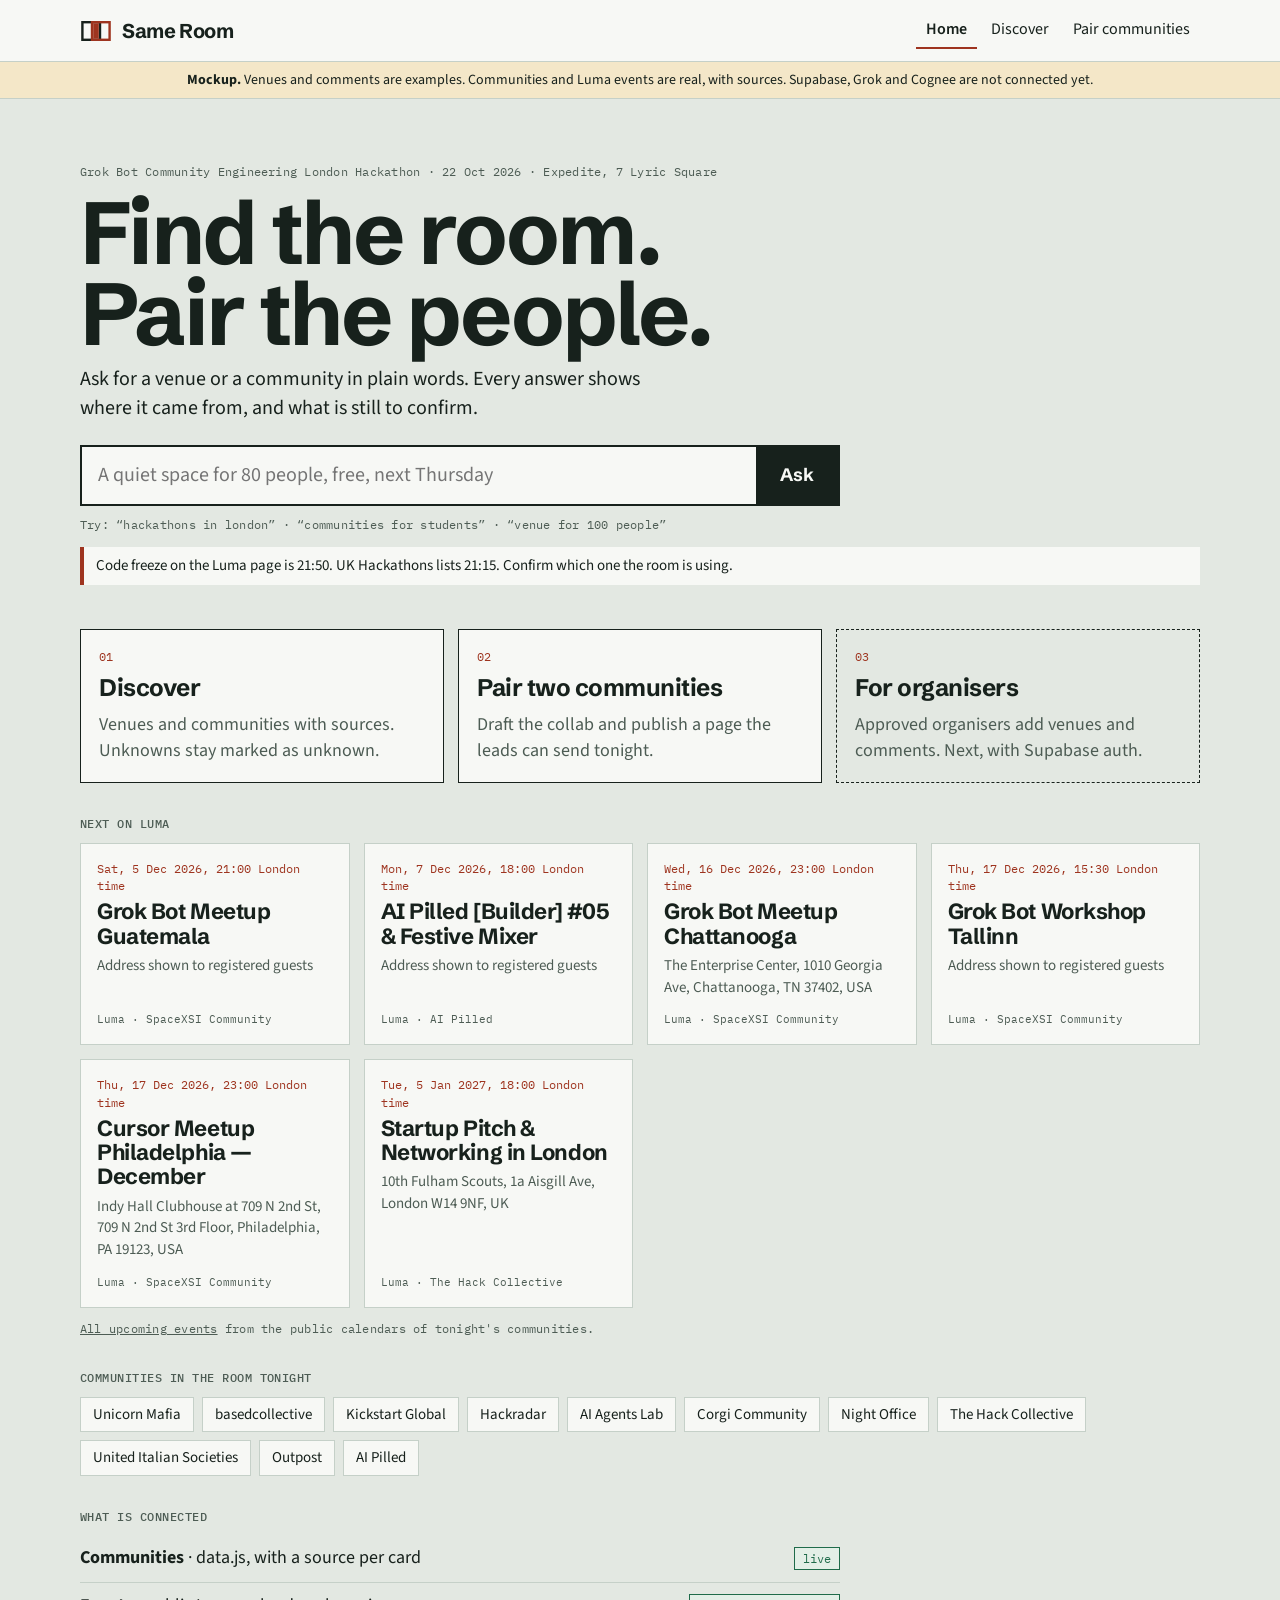
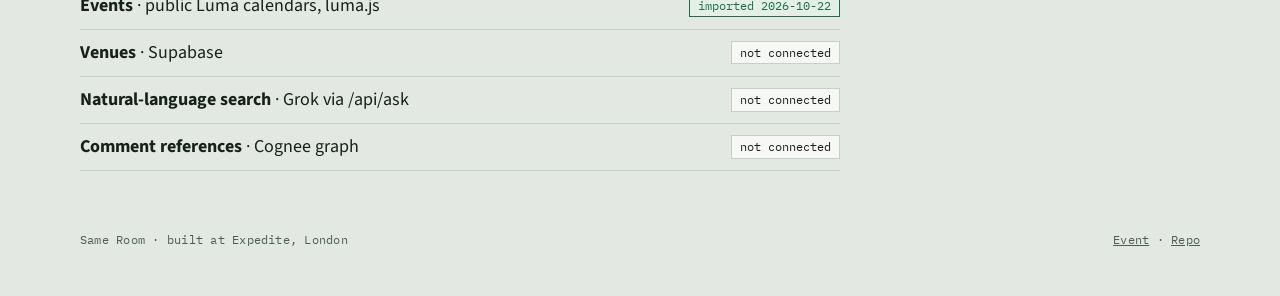
<file: index.html>
<!doctype html>
<html lang="en">
  <head>
    <meta charset="utf-8" />
    <meta name="viewport" content="width=device-width, initial-scale=1" />
    <title>Same Room — find the room, pair the people</title>
    <meta
      name="description"
      content="Find venues and communities in London, pair two communities and publish the event page."
    />
    <link rel="icon" href="assets/logo.svg" type="image/svg+xml" />
    <script>
      /* Old desk links (index.html?a=…) keep working. */
      if (/[?&](desk(=|&|$)|a=)/.test(location.search)) location.replace("desk.html" + location.search);
    </script>
    <link rel="preconnect" href="https://fonts.googleapis.com" />
    <link rel="preconnect" href="https://fonts.gstatic.com" crossorigin />
    <link
      href="https://fonts.googleapis.com/css2?family=IBM+Plex+Mono:wght@400;500&family=Schibsted+Grotesk:wght@500;700&family=Source+Sans+3:wght@400;600&display=swap"
      rel="stylesheet"
    />
    <link rel="stylesheet" href="styles.css" />
  </head>
  <body data-page="home">
    <main class="portal">
      <section class="hero">
        <p class="eyebrow">
          Grok Bot Community Engineering London Hackathon · 22 Oct 2026 · Expedite, 7 Lyric Square
        </p>
        <h1>Find the room.<br />Pair the people.</h1>
        <p class="lede">
          Ask for a venue or a community in plain words. Every answer shows where it came from, and what is still to confirm.
        </p>
        <form class="askbar" action="discover.html" role="search">
          <label class="sr-only" for="hero-q">Ask Same Room</label>
          <input id="hero-q" name="ask" type="text" autocomplete="off"
            placeholder="A quiet space for 80 people, free, next Thursday" />
          <button type="submit">Ask</button>
        </form>
        <p class="hint">Try: “hackathons in london” · “communities for students” · “venue for 100 people”</p>
        <p class="freeze">
          Code freeze on the Luma page is 21:50. UK Hackathons lists 21:15. Confirm which one the room is using.
        </p>
      </section>

      <section class="paths" aria-label="What you can do">
        <a class="path" href="discover.html">
          <span class="path-k">01</span>
          <strong>Discover</strong>
          <span>Venues and communities with sources. Unknowns stay marked as unknown.</span>
        </a>
        <a class="path" href="desk.html">
          <span class="path-k">02</span>
          <strong>Pair two communities</strong>
          <span>Draft the collab and publish a page the leads can send tonight.</span>
        </a>
        <div class="path path-soon">
          <span class="path-k">03</span>
          <strong>For organisers</strong>
          <span>Approved organisers add venues and comments. Next, with Supabase auth.</span>
        </div>
      </section>

      <section class="band">
        <h2 class="label">Next on Luma</h2>
        <div class="cards" id="next-events"></div>
        <p class="hint"><a href="discover.html?kind=event">All upcoming events</a> from the public calendars of tonight's communities.</p>
      </section>

      <section class="band">
        <h2 class="label">Communities in the room tonight</h2>
        <div class="pills" id="communities"></div>
      </section>

      <section class="band">
        <h2 class="label">What is connected</h2>
        <ul class="status" id="status"></ul>
      </section>
    </main>
    <footer class="foot">
      <p class="meta">Same Room · built at Expedite, London</p>
      <p class="meta">
        <a href="https://luma.com/eveur09a">Event</a>
        ·
        <a href="https://github.com/aleetreny/spaceXAI">Repo</a>
      </p>
    </footer>
    <script src="data.js"></script>
    <script src="luma.js"></script>
    <script src="assets/portal-api.js"></script>
    <script src="assets/portal.js"></script>
  </body>
</html>
</file>
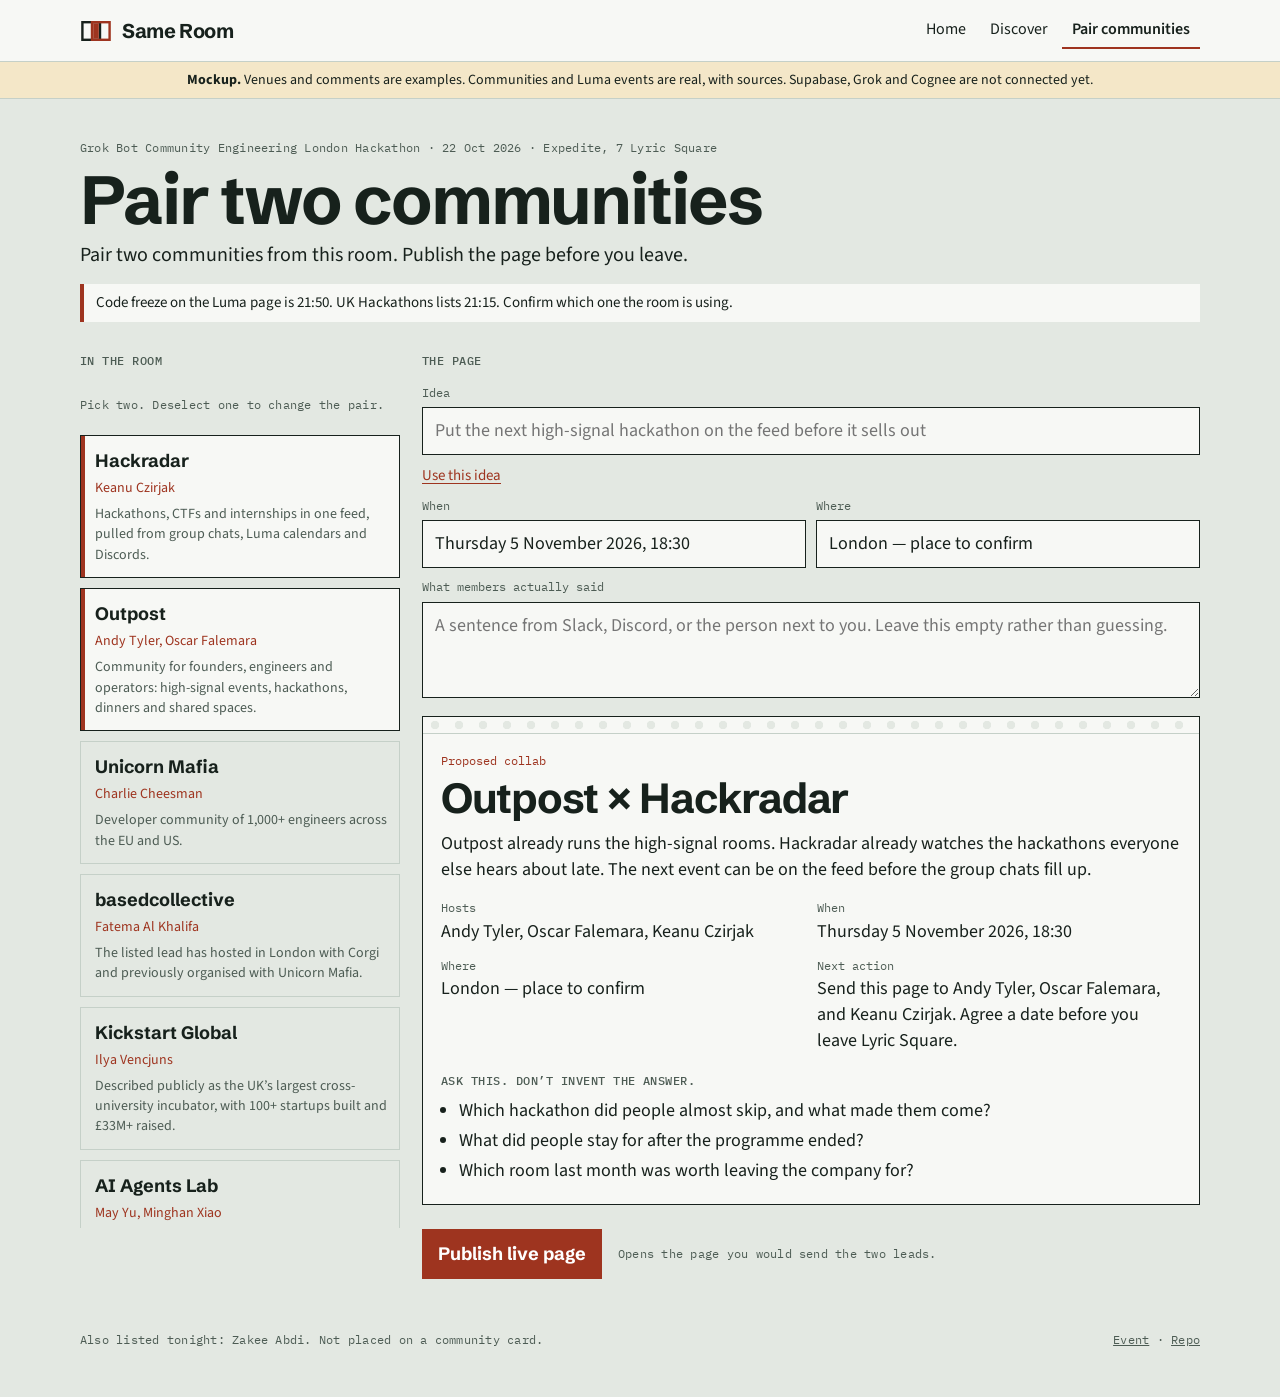
<file: desk.html>
<!doctype html>
<html lang="en">
  <head>
    <meta charset="utf-8" />
    <meta name="viewport" content="width=device-width, initial-scale=1" />
    <title>Pair communities — Same Room</title>
    <link rel="icon" href="assets/logo.svg" type="image/svg+xml" />
    <meta
      name="description"
      content="Pair two communities from the Grok Bot Community Engineering London Hackathon and publish the event page."
    />
    <link rel="preconnect" href="https://fonts.googleapis.com" />
    <link rel="preconnect" href="https://fonts.gstatic.com" crossorigin />
    <link
      href="https://fonts.googleapis.com/css2?family=IBM+Plex+Mono:wght@400;500&family=Schibsted+Grotesk:wght@500;700&family=Source+Sans+3:wght@400;600&display=swap"
      rel="stylesheet"
    />
    <link rel="stylesheet" href="styles.css" />
  </head>
  <body data-page="desk">
    <header class="top">
      <p class="eyebrow">
        Grok Bot Community Engineering London Hackathon · 22 Oct 2026 · Expedite, 7 Lyric Square
      </p>
      <h1>Pair two communities</h1>
      <p class="lede">
        Pair two communities from this room. Publish the page before you leave.
      </p>
      <p class="freeze">
        Code freeze on the Luma page is 21:50. UK Hackathons lists 21:15. Confirm which one the room is using.
      </p>
    </header>
    <main class="desk">
      <section class="roster" id="roster" aria-label="Communities in the room"></section>
      <section class="composer" id="composer" aria-label="Draft the event page"></section>
    </main>
    <footer class="foot">
      <p class="meta">Also listed tonight: Zakee Abdi. Not placed on a community card.</p>
      <p class="meta">
        <a href="https://luma.com/eveur09a">Event</a>
        ·
        <a href="https://github.com/aleetreny/spaceXAI">Repo</a>
      </p>
    </footer>
    <noscript>This desk needs JavaScript to pair the communities and publish the page.</noscript>
    <script src="data.js"></script>
    <script src="assets/portal-api.js"></script>
    <script src="assets/portal.js"></script>
    <script src="app.js"></script>
  </body>
</html>
</file>
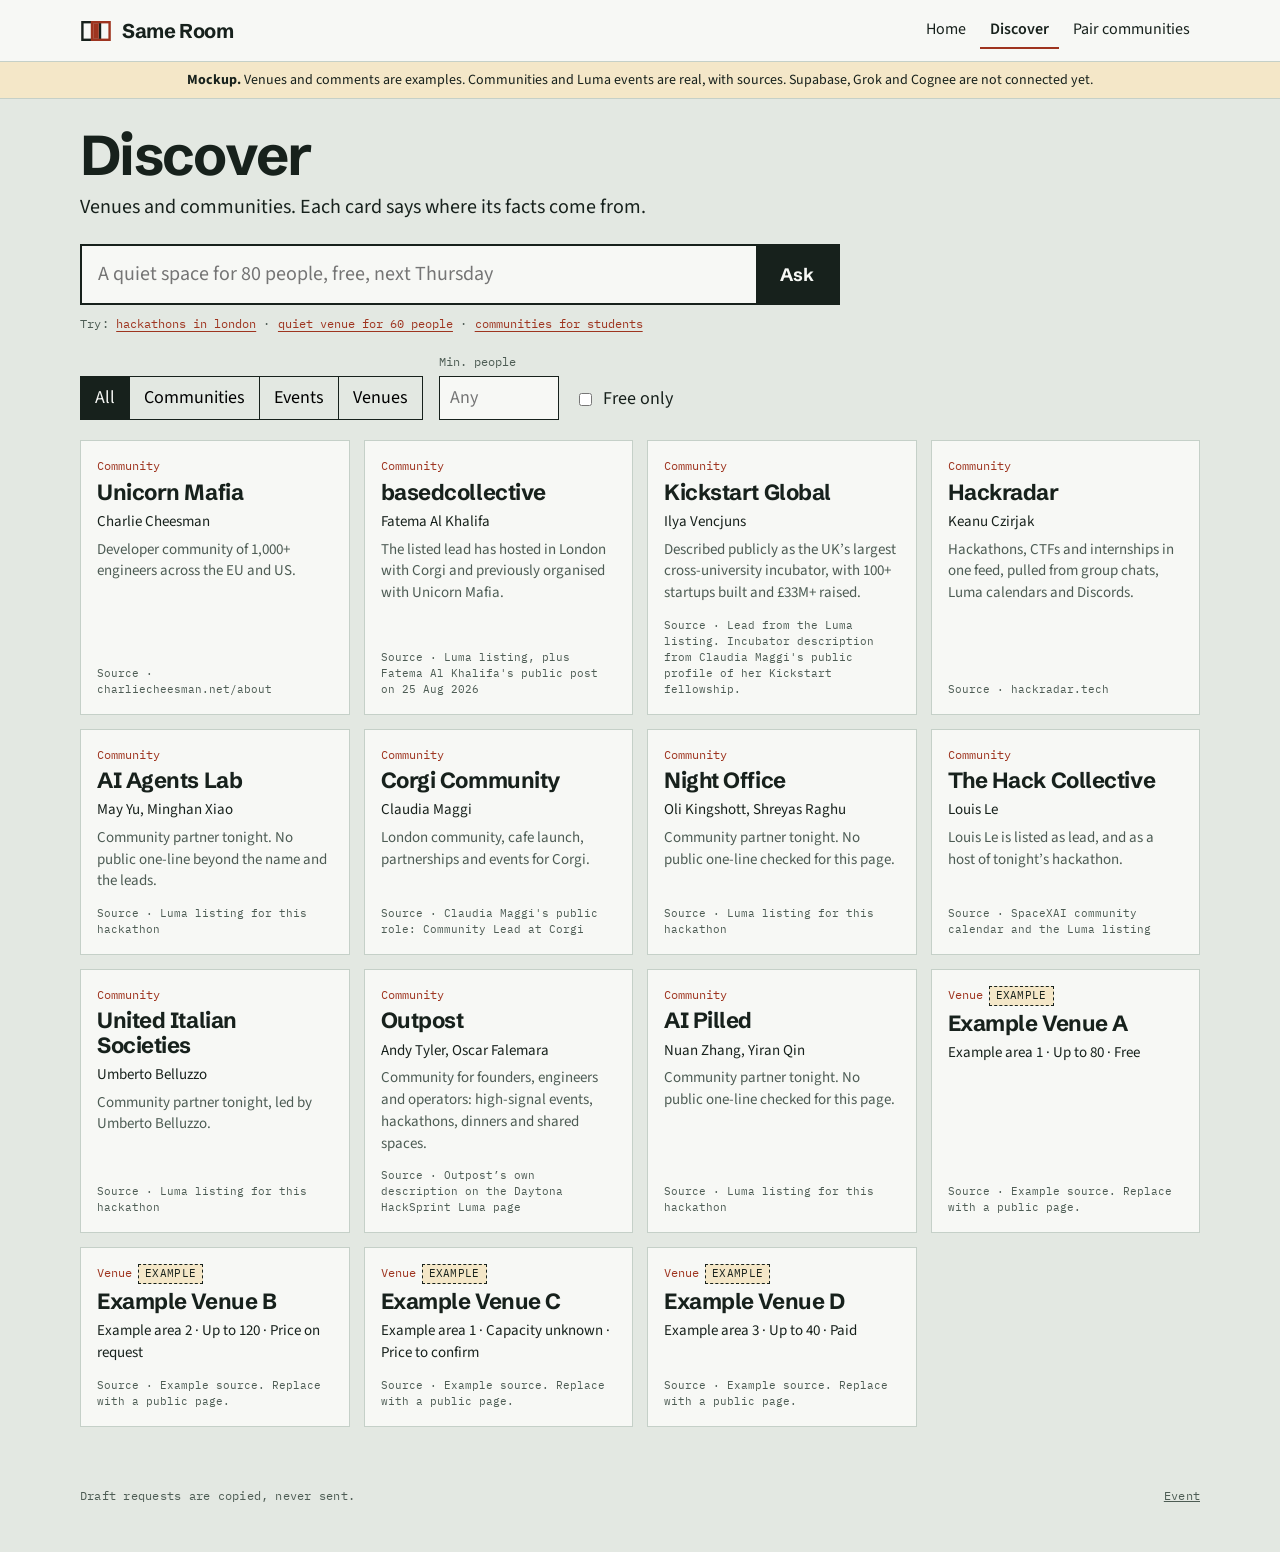
<file: discover.html>
<!doctype html>
<html lang="en">
  <head>
    <meta charset="utf-8" />
    <meta name="viewport" content="width=device-width, initial-scale=1" />
    <title>Discover — Same Room</title>
    <link rel="icon" href="assets/logo.svg" type="image/svg+xml" />
    <link rel="preconnect" href="https://fonts.googleapis.com" />
    <link rel="preconnect" href="https://fonts.gstatic.com" crossorigin />
    <link
      href="https://fonts.googleapis.com/css2?family=IBM+Plex+Mono:wght@400;500&family=Schibsted+Grotesk:wght@500;700&family=Source+Sans+3:wght@400;600&display=swap"
      rel="stylesheet"
    />
    <link rel="stylesheet" href="styles.css" />
  </head>
  <body data-page="discover">
    <main class="portal" id="discover"></main>
    <footer class="foot">
      <p class="meta">Draft requests are copied, never sent.</p>
      <p class="meta"><a href="https://luma.com/eveur09a">Event</a></p>
    </footer>
    <noscript>Discover needs JavaScript.</noscript>
    <script src="data.js"></script>
    <script src="luma.js"></script>
    <script src="assets/portal-api.js"></script>
    <script src="assets/portal.js"></script>
    <script src="discover.js"></script>
  </body>
</html>
</file>
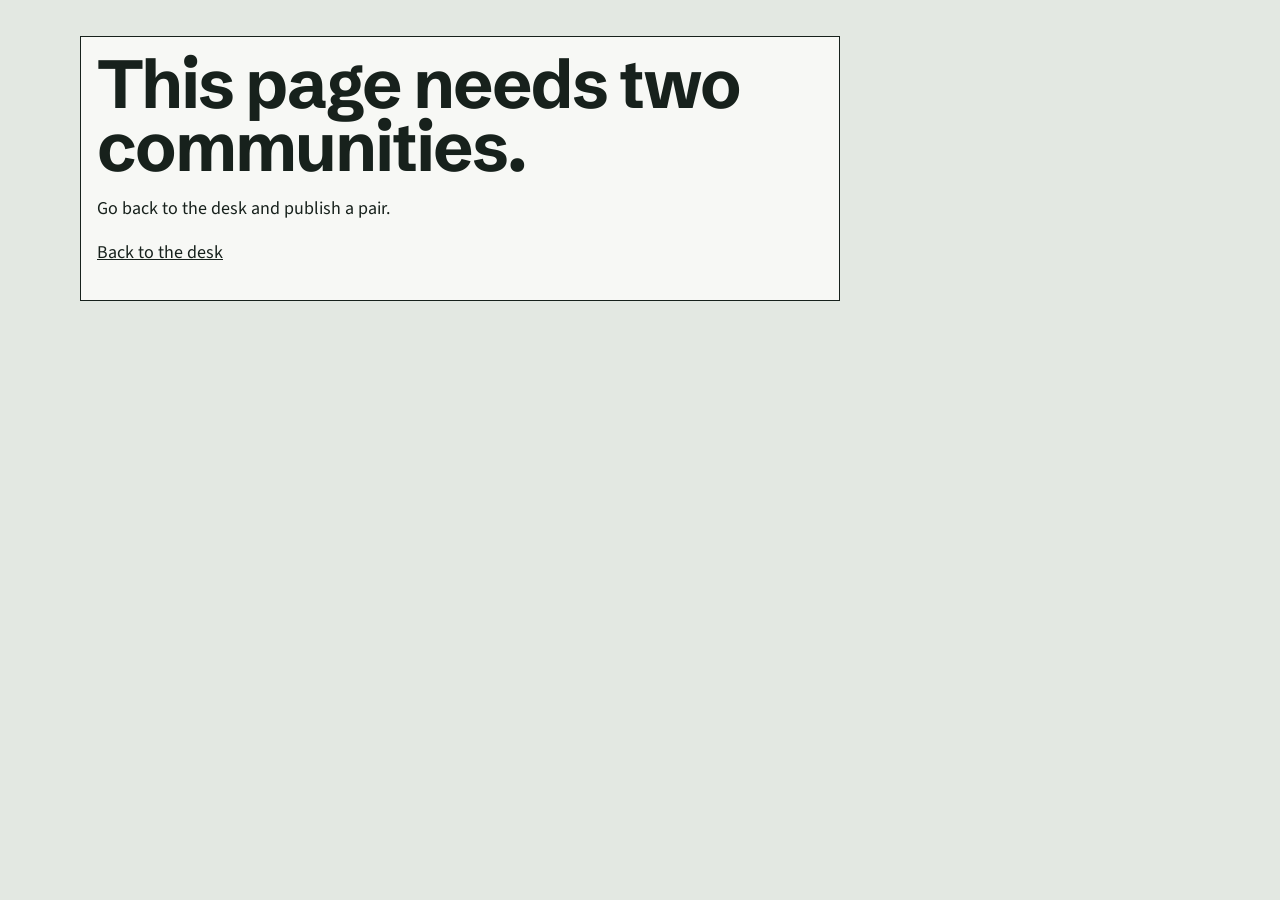
<file: event.html>
<!doctype html>
<html lang="en">
  <head>
    <meta charset="utf-8" />
    <meta name="viewport" content="width=device-width, initial-scale=1" />
    <title>Live page — Same Room</title>
    <link rel="preconnect" href="https://fonts.googleapis.com" />
    <link rel="preconnect" href="https://fonts.gstatic.com" crossorigin />
    <link
      href="https://fonts.googleapis.com/css2?family=IBM+Plex+Mono:wght@400;500&family=Schibsted+Grotesk:wght@500;700&family=Source+Sans+3:wght@400;600&display=swap"
      rel="stylesheet"
    />
    <link rel="stylesheet" href="styles.css" />
  </head>
  <body data-page="event">
    <main class="event" id="event"></main>
    <script src="data.js"></script>
    <script src="app.js"></script>
  </body>
</html>
</file>
<file: styles.css>
:root {
  --mist: #e3e8e2;
  --ink: #17211c;
  --card: #f7f8f5;
  --line: #c5d0c8;
  --band: #9e341f;
  --quiet: #4d5c54;
  --focus: #1f6b4a;
  --ok: #e3efe7;
  --amber: #f4e7c8;
  --display: "Schibsted Grotesk", "Avenir Next", "Segoe UI", sans-serif;
  --body: "Source Sans 3", "Avenir Next", "Segoe UI", sans-serif;
  --mono: "IBM Plex Mono", ui-monospace, monospace;
}

* { box-sizing: border-box; }

html { scroll-behavior: smooth; }

body {
  margin: 0;
  min-height: 100vh;
  background: var(--mist);
  color: var(--ink);
  font-family: var(--body);
  font-size: 18px;
  line-height: 1.45;
}

a { color: inherit; }

:focus-visible {
  outline: 2px solid var(--focus);
  outline-offset: 3px;
}

.top, .foot, .desk, .event, .portal, .site-inner {
  width: min(1120px, calc(100% - 32px));
  margin-inline: auto;
}

.top { padding: 28px 0 8px; }

.eyebrow, .meta, .source, .hint {
  font-family: var(--mono);
  font-size: 12px;
  letter-spacing: 0.02em;
  color: var(--quiet);
}

h1, h2, .sheet-title {
  font-family: var(--display);
  font-weight: 700;
  letter-spacing: -0.03em;
  margin: 0;
}

h1 { font-size: clamp(40px, 6vw, 68px); line-height: 0.92; }

.lede { max-width: 38rem; font-size: 20px; margin: 10px 0 0; }

.freeze {
  margin: 14px 0 0;
  padding: 8px 12px;
  border-left: 4px solid var(--band);
  background: var(--card);
  font-size: 15px;
}

.desk {
  display: grid;
  grid-template-columns: minmax(260px, 320px) 1fr;
  gap: 22px;
  padding: 22px 0 40px;
  align-items: start;
}

.roster, .composer {
  display: flex;
  flex-direction: column;
  gap: 10px;
}

.roster {
  position: sticky;
  top: 12px;
  max-height: calc(100vh - 24px);
  overflow: auto;
}

.label {
  font-family: var(--mono);
  font-size: 12px;
  font-weight: 500;
  letter-spacing: 0.04em;
  text-transform: uppercase;
  color: var(--quiet);
  margin: 18px 0 0;
}

.roster .label,
.composer > .label { margin: 0 0 4px; }

.badges { display: flex; flex-direction: column; gap: 10px; }

.badge {
  display: block;
  width: 100%;
  text-align: left;
  padding: 12px 12px 12px 14px;
  border: 1px solid var(--line);
  background: transparent;
  color: inherit;
  font: inherit;
  cursor: pointer;
}

.badge strong { display: block; font-family: var(--display); font-size: 18px; }
.badge .leads { color: var(--band); font-size: 14px; }
.badge .focus { display: block; margin-top: 4px; color: var(--quiet); font-size: 14px; }

.badge[aria-pressed="true"] {
  background: var(--card);
  border-color: var(--ink);
  box-shadow: inset 4px 0 0 var(--band);
}

.field { display: flex; flex-direction: column; gap: 6px; }
.field span { font-family: var(--mono); font-size: 12px; color: var(--quiet); }

input, textarea {
  width: 100%;
  border: 1px solid var(--ink);
  background: var(--card);
  color: var(--ink);
  font: inherit;
  padding: 10px 12px;
}

textarea { min-height: 96px; resize: vertical; }

.row { display: grid; grid-template-columns: 1fr 1fr; gap: 10px; }

.suggestion {
  align-self: flex-start;
  border: 0;
  background: transparent;
  color: var(--band);
  font: inherit;
  font-size: 15px;
  padding: 0;
  cursor: pointer;
  text-decoration: underline;
  text-underline-offset: 3px;
}

.sheet {
  margin-top: 8px;
  background: var(--card);
  border: 1px solid var(--ink);
  position: relative;
}

.sheet::before {
  content: "";
  display: block;
  height: 16px;
  background: radial-gradient(circle at 12px 8px, var(--mist) 4px, transparent 4.5px) 0 0 / 24px 16px;
  border-bottom: 1px solid var(--line);
}

.sheet-body { padding: 18px 18px 20px; }

.sheet-kicker {
  font-family: var(--mono);
  font-size: 12px;
  color: var(--band);
  margin: 0 0 8px;
}

.sheet-title { font-size: clamp(28px, 4vw, 42px); line-height: 1; }

.reason { margin: 12px 0 0; }

.facts { display: grid; grid-template-columns: 1fr 1fr; gap: 12px; margin-top: 16px; }
.facts .again { margin-top: 12px; }
.facts dt { font-family: var(--mono); font-size: 12px; color: var(--quiet); }
.facts dd { margin: 2px 0 0; }

.actions { display: flex; gap: 16px; align-items: center; margin-top: 14px; }

.publish {
  display: inline-block;
  background: var(--band);
  color: #fff;
  text-decoration: none;
  padding: 12px 16px;
  font-family: var(--display);
  font-weight: 700;
}

.publish[aria-disabled="true"] {
  background: var(--quiet);
  pointer-events: none;
}

.ask { margin: 8px 0 0; padding-left: 18px; }
.ask li + li { margin-top: 4px; }

.invite { display: flex; justify-content: space-between; gap: 12px; padding: 6px 0; border-bottom: 1px solid var(--line); }
.invite b { font-weight: 600; }

.note {
  display: block;
  width: 100%;
  margin: 8px 0 0;
  padding: 12px;
  background: var(--mist);
  white-space: pre-wrap;
}

.foot {
  padding: 0 0 36px;
  display: flex;
  justify-content: space-between;
  gap: 16px;
  flex-wrap: wrap;
}

.event { padding: 36px 0 64px; }
.event .sheet { max-width: 760px; }

.sources { margin-top: 22px; }
.sources li { margin: 4px 0; }

.warn {
  max-width: 760px;
  padding: 16px;
  background: var(--card);
  border: 1px solid var(--ink);
}

/* Portal shell */

.sr-only {
  position: absolute;
  width: 1px; height: 1px;
  overflow: hidden;
  clip: rect(0 0 0 0);
  white-space: nowrap;
}

.site { border-bottom: 1px solid var(--line); background: var(--card); }

.site-inner {
  display: flex;
  justify-content: space-between;
  align-items: center;
  gap: 16px;
  padding: 12px 0;
  flex-wrap: wrap;
}

.brand {
  display: flex;
  align-items: center;
  gap: 10px;
  text-decoration: none;
  font-family: var(--display);
  font-weight: 700;
  font-size: 20px;
  letter-spacing: -0.02em;
}

.site nav { display: flex; gap: 4px; flex-wrap: wrap; }

.site nav a {
  text-decoration: none;
  padding: 6px 10px;
  font-size: 16px;
  border-bottom: 2px solid transparent;
}

.site nav a[aria-current="page"] { border-bottom-color: var(--band); font-weight: 600; }

.mock-banner {
  margin: 0;
  padding: 8px 16px;
  background: var(--amber);
  border-bottom: 1px solid var(--line);
  font-size: 14px;
  text-align: center;
}

.portal { padding: 28px 0 48px; }

.hero { padding: 24px 0 8px; }
.hero h1 { font-size: clamp(44px, 8vw, 88px); }

.page-title { font-size: clamp(36px, 5vw, 56px); line-height: 1; }

.askbar {
  display: flex;
  margin-top: 22px;
  max-width: 760px;
  border: 2px solid var(--ink);
  background: var(--card);
}

.askbar input { border: 0; font-size: 20px; padding: 14px 16px; }
.askbar input:focus-visible { outline-offset: -4px; }

.askbar button, .secondary, .tabs button {
  font: inherit;
  cursor: pointer;
}

.askbar button {
  border: 0;
  background: var(--ink);
  color: var(--card);
  padding: 0 24px;
  font-family: var(--display);
  font-weight: 700;
  font-size: 18px;
}

.askbar + .hint { margin-top: 10px; }

.linklike {
  border: 0;
  background: none;
  padding: 0;
  font: inherit;
  color: var(--band);
  text-decoration: underline;
  text-underline-offset: 3px;
  cursor: pointer;
}

.paths {
  display: grid;
  grid-template-columns: repeat(3, 1fr);
  gap: 14px;
  margin-top: 36px;
}

.path {
  display: flex;
  flex-direction: column;
  gap: 6px;
  padding: 18px;
  border: 1px solid var(--ink);
  background: var(--card);
  text-decoration: none;
}

a.path:hover { box-shadow: inset 0 -4px 0 var(--band); }
.path strong { font-family: var(--display); font-size: 24px; letter-spacing: -0.02em; }
.path span:last-child { color: var(--quiet); }
.path-k { font-family: var(--mono); font-size: 12px; color: var(--band); }
.path-soon { border-style: dashed; background: transparent; }

.band { margin-top: 32px; }
.band > .label { margin-bottom: 10px; }

.pills { display: flex; flex-wrap: wrap; gap: 8px; }

.pill {
  padding: 6px 12px;
  border: 1px solid var(--line);
  background: var(--card);
  text-decoration: none;
  font-size: 15px;
}

.pill:hover { border-color: var(--ink); }

.status { list-style: none; margin: 0; padding: 0; max-width: 760px; }

.status li {
  display: flex;
  justify-content: space-between;
  gap: 12px;
  padding: 10px 0;
  border-bottom: 1px solid var(--line);
}

.state {
  font-family: var(--mono);
  font-size: 12px;
  padding: 2px 8px;
  background: var(--card);
  border: 1px solid var(--line);
  white-space: nowrap;
  align-self: center;
}

.state.live { background: var(--ok); border-color: var(--focus); color: var(--focus); }

/* Discover */

.filters {
  display: flex;
  flex-wrap: wrap;
  align-items: end;
  gap: 16px;
  margin-top: 20px;
}

.tabs { display: flex; border: 1px solid var(--ink); }

.tabs button {
  border: 0;
  background: transparent;
  padding: 8px 14px;
}

.tabs button + button { border-left: 1px solid var(--ink); }
.tabs button[aria-pressed="true"] { background: var(--ink); color: var(--card); }

.field.inline input { width: 120px; padding: 8px 10px; }

.check { display: flex; gap: 8px; align-items: center; padding-bottom: 8px; }
.check input { width: auto; accent-color: var(--band); }

.answer { margin-top: 20px; }
.answer:empty { display: none; }
.answer-mode { margin: 0; }

.tag {
  display: inline-block;
  margin-left: 6px;
  padding: 1px 6px;
  font-family: var(--mono);
  font-size: 11px;
  letter-spacing: 0.03em;
  text-transform: uppercase;
  background: var(--ink);
  color: var(--card);
  vertical-align: middle;
}

.answer-mode .tag { margin-left: 0; }
.tag-example { background: var(--amber); color: var(--ink); border: 1px dashed var(--ink); }
.tag-warn { background: var(--band); }

.warning {
  margin: 10px 0 0;
  padding: 8px 12px;
  border-left: 4px solid var(--band);
  background: var(--card);
  font-size: 15px;
}

.results { margin-top: 20px; transition: opacity 0.15s; }
.results.loading { opacity: 0.4; }
.results > .label { margin-top: 28px; }

.cards {
  display: grid;
  grid-template-columns: repeat(auto-fill, minmax(260px, 1fr));
  gap: 14px;
  margin-top: 10px;
}

.card {
  display: flex;
  flex-direction: column;
  gap: 6px;
  padding: 16px;
  background: var(--card);
  border: 1px solid var(--line);
  text-decoration: none;
}

.card:hover { border-color: var(--ink); box-shadow: inset 4px 0 0 var(--band); }
.card p { margin: 0; }
.card-k { font-family: var(--mono); font-size: 12px; color: var(--band); }
.card-title { font-family: var(--display); font-size: 22px; letter-spacing: -0.02em; line-height: 1.1; }
.card-facts { font-size: 15px; }
.card-body { color: var(--quiet); font-size: 15px; }
.card-source { margin-top: auto !important; padding-top: 8px; font-family: var(--mono); font-size: 11px; color: var(--quiet); }

.reasons { display: flex; flex-wrap: wrap; gap: 6px; }

.chip {
  display: inline-block;
  padding: 2px 8px;
  font-family: var(--mono);
  font-size: 11px;
  border: 1px solid var(--line);
  background: var(--mist);
  text-decoration: none;
}

a.chip:hover { border-color: var(--ink); }
.chip-ok { background: var(--ok); border-color: var(--focus); color: var(--focus); }
.chip-unknown { background: var(--amber); border-style: dashed; border-color: var(--ink); }

.empty { padding: 24px; border: 1px dashed var(--ink); }

.evidence { display: grid; grid-template-columns: repeat(auto-fill, minmax(260px, 1fr)); gap: 10px; margin-top: 8px; }

.ref {
  margin: 0;
  padding: 12px 14px;
  background: var(--card);
  border: 1px solid var(--line);
  border-left: 4px solid var(--quiet);
}

.ref-favorable { border-left-color: var(--focus); }
.ref-unfavorable { border-left-color: var(--band); }
.ref blockquote { margin: 0; }
.ref figcaption { margin-top: 6px; font-family: var(--mono); font-size: 11px; color: var(--quiet); }
.ref figcaption .tag { margin-left: 0; }

.entity { max-width: 760px; }

.factlist { margin: 16px 0; }

.factlist div {
  display: grid;
  grid-template-columns: 160px 1fr;
  gap: 12px;
  padding: 8px 0;
  border-top: 1px solid var(--line);
}

.factlist dt { font-family: var(--mono); font-size: 12px; color: var(--quiet); padding-top: 3px; }
.factlist dd { margin: 0; }
.factlist .unknown { color: var(--quiet); font-style: italic; }

.draft-form { display: flex; flex-direction: column; gap: 10px; max-width: 760px; }

.secondary {
  align-self: flex-start;
  border: 1px solid var(--ink);
  background: var(--card);
  padding: 10px 16px;
  font-family: var(--display);
  font-weight: 700;
}

.publish { border: 0; font: inherit; font-family: var(--display); font-weight: 700; cursor: pointer; }

.draft { max-width: 760px; margin-top: 12px; }
.draft-text { font-family: var(--mono); font-size: 14px; min-height: 200px; }

@media (max-width: 800px) {
  .desk { grid-template-columns: 1fr; }
  .roster { position: static; }
  .badges { flex-direction: row; overflow-x: auto; padding-bottom: 6px; }
  .badge { min-width: 240px; }
  .row, .facts { grid-template-columns: 1fr; }
  .paths { grid-template-columns: 1fr; }
  .factlist div { grid-template-columns: 1fr; gap: 2px; }
  .askbar input { font-size: 17px; }
}

@media (prefers-reduced-motion: reduce) {
  html { scroll-behavior: auto; }
}

@media print {
  .noprint { display: none !important; }
  body { background: white; }
  .event { width: auto; }
}
</file>
